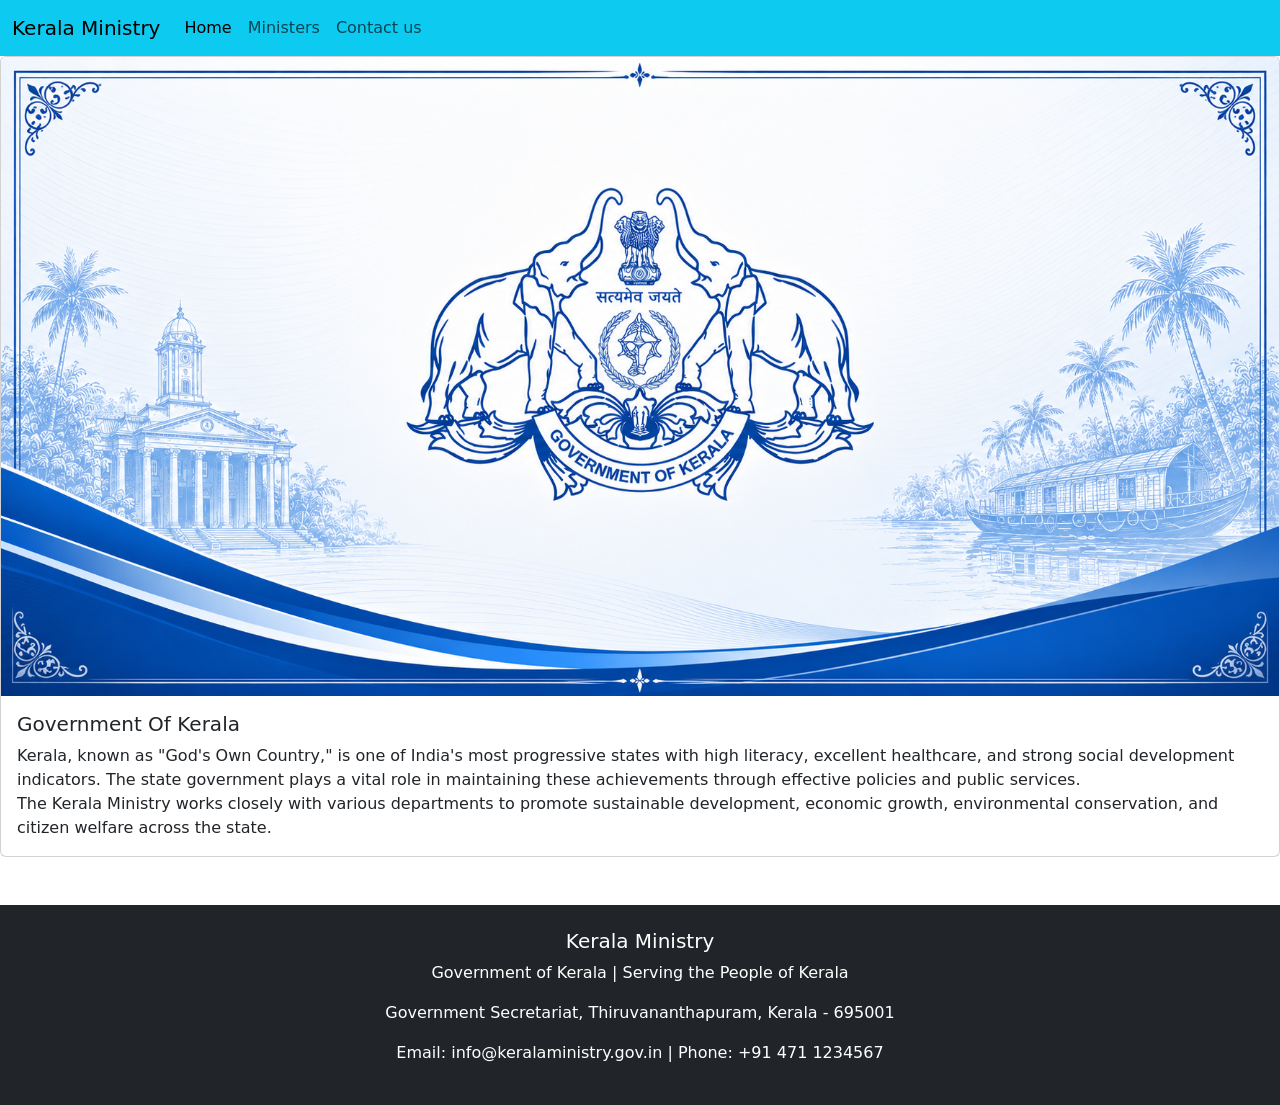
<file: index.html>
<!DOCTYPE html>
<html lang="en">
<head>
    <meta charset="UTF-8">
    <meta name="viewport" content="width=device-width, initial-scale=1.0">
    <title>Kerala Ministry</title>
    <link href="https://cdn.jsdelivr.net/npm/bootstrap@5.3.8/dist/css/bootstrap.min.css" rel="stylesheet" integrity="sha384-sRIl4kxILFvY47J16cr9ZwB07vP4J8+LH7qKQnuqkuIAvNWLzeN8tE5YBujZqJLB" crossorigin="anonymous">



</head>
<body>

    <nav class="navbar navbar-expand-lg bg-info">
  <div class="container-fluid">
    <a class="navbar-brand" href="#">Kerala Ministry</a>
    <button class="navbar-toggler" type="button" data-bs-toggle="collapse" data-bs-target="#navbarNavAltMarkup" aria-controls="navbarNavAltMarkup" aria-expanded="false" aria-label="Toggle navigation">
      <span class="navbar-toggler-icon"></span>
    </button>
    <div class="collapse navbar-collapse" id="navbarNavAltMarkup">
      <div class="navbar-nav">
        <a class="nav-link active" active="page" href="index.html">Home</a>
        <a class="nav-link" href="minister.html">Ministers</a>
        <a class="nav-link" href="contact.html">Contact us</a>
        
      </div>
    </div>
  </div>
</nav>

<div class="card mb-3">
  <img src="img.png" class="card-img-top" alt="...">
  <div class="card-body">
    <h5 class="card-title">Government Of Kerala</h5>
    <p class="card-text">Kerala, known as "God's Own Country," is one of India's most progressive states with high literacy,
excellent healthcare, and strong social development indicators. The state government plays a vital
role in maintaining these achievements through effective policies and public services.</p>
    


The Kerala Ministry works closely with various departments to promote sustainable development,
economic growth, environmental conservation, and citizen welfare across the state.
  </div>
</div>







  

<footer class="bg-dark text-white text-center p-4 mt-5">

    <h5>Kerala Ministry</h5>

    <p>
        Government of Kerala | Serving the People of Kerala
    </p>

    <p>
        Government Secretariat, Thiruvananthapuram, Kerala - 695001
    </p>

    <p>
        Email: info@keralaministry.gov.in |
        Phone: +91 471 1234567
    </p>

</footer>










    


    <script src="https://cdn.jsdelivr.net/npm/bootstrap@5.3.8/dist/js/bootstrap.bundle.min.js" integrity="sha384-FKyoEForCGlyvwx9Hj09JcYn3nv7wiPVlz7YYwJrWVcXK/BmnVDxM+D2scQbITxI" crossorigin="anonymous"></script>
</body>
</html>
</file>
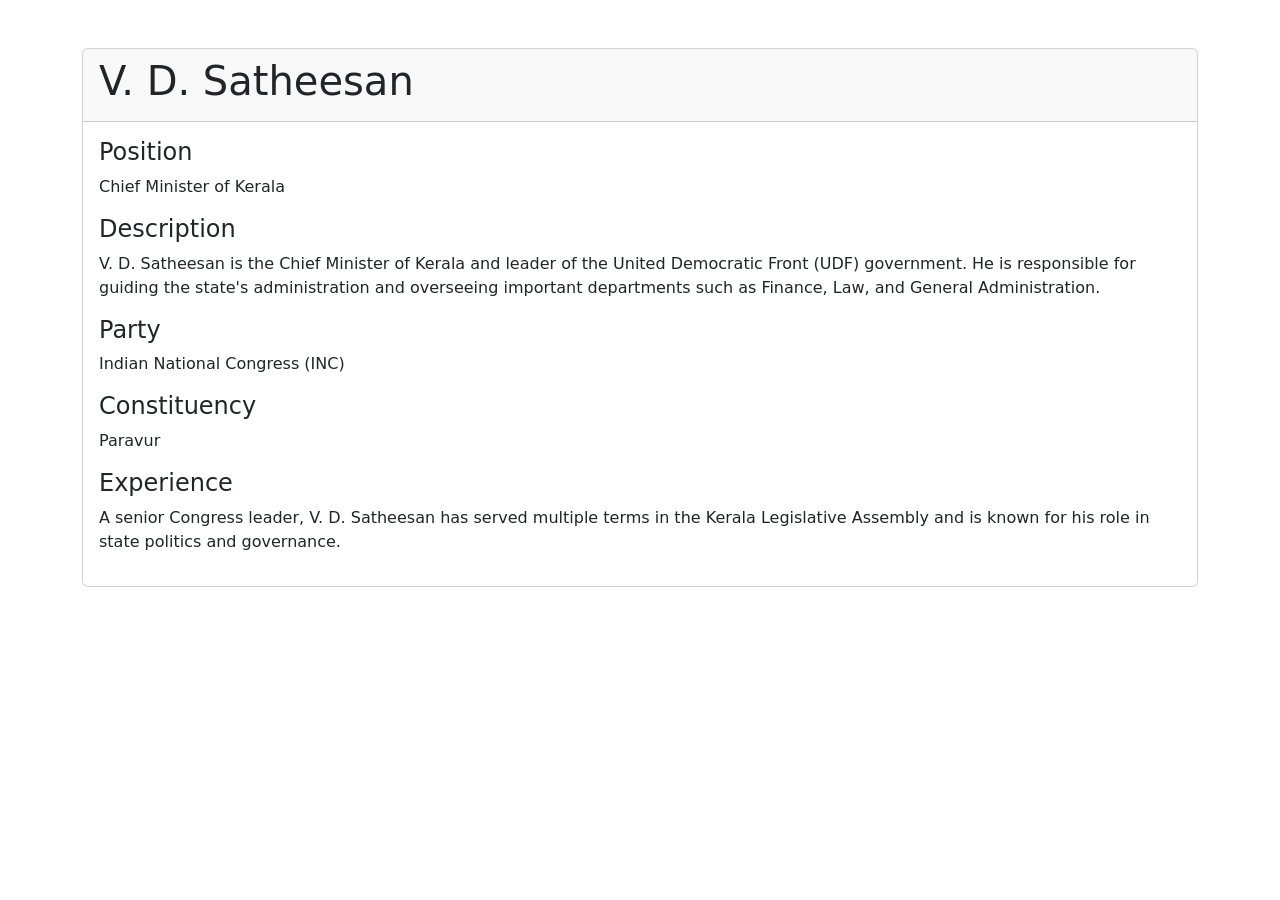
<file: cm.html>
<!DOCTYPE html>
<html lang="en">
<head>
    <meta charset="UTF-8">
    <meta name="viewport" content="width=device-width, initial-scale=1.0">
    <title>V. D. Satheesan</title>

    <link href="https://cdn.jsdelivr.net/npm/bootstrap@5.3.8/dist/css/bootstrap.min.css" rel="stylesheet" integrity="sha384-sRIl4kxILFvY47J16cr9ZwB07vP4J8+LH7qKQnuqkuIAvNWLzeN8tE5YBujZqJLB" crossorigin="anonymous">
</head>
<body>

<div class="container mt-5">

    <div class="card">

        <div class="card-header">
            <h1>V. D. Satheesan</h1>
        </div>

        <div class="card-body">

            <h4>Position</h4>
            <p>Chief Minister of Kerala</p>

            <h4>Description</h4>
            <p>
                V. D. Satheesan is the Chief Minister of Kerala and leader of the United Democratic Front (UDF) government.
                He is responsible for guiding the state's administration and overseeing important departments such as Finance,
                Law, and General Administration.
            </p>

            <h4>Party</h4>
            <p>Indian National Congress (INC)</p>

            <h4>Constituency</h4>
            <p>Paravur</p>

            <h4>Experience</h4>
            <p>
                A senior Congress leader, V. D. Satheesan has served multiple terms in the Kerala Legislative Assembly
                and is known for his role in state politics and governance.
            </p>

        </div>

    </div>

</div>

<script src="https://cdn.jsdelivr.net/npm/bootstrap@5.3.8/dist/js/bootstrap.bundle.min.js" integrity="sha384-FKyoEForCGlyvwx9Hj09JcYn3nv7wiPVlz7YYwJrWVcXK/BmnVDxM+D2scQbITxI" crossorigin="anonymous"></script>

</body>
</html>
</file>
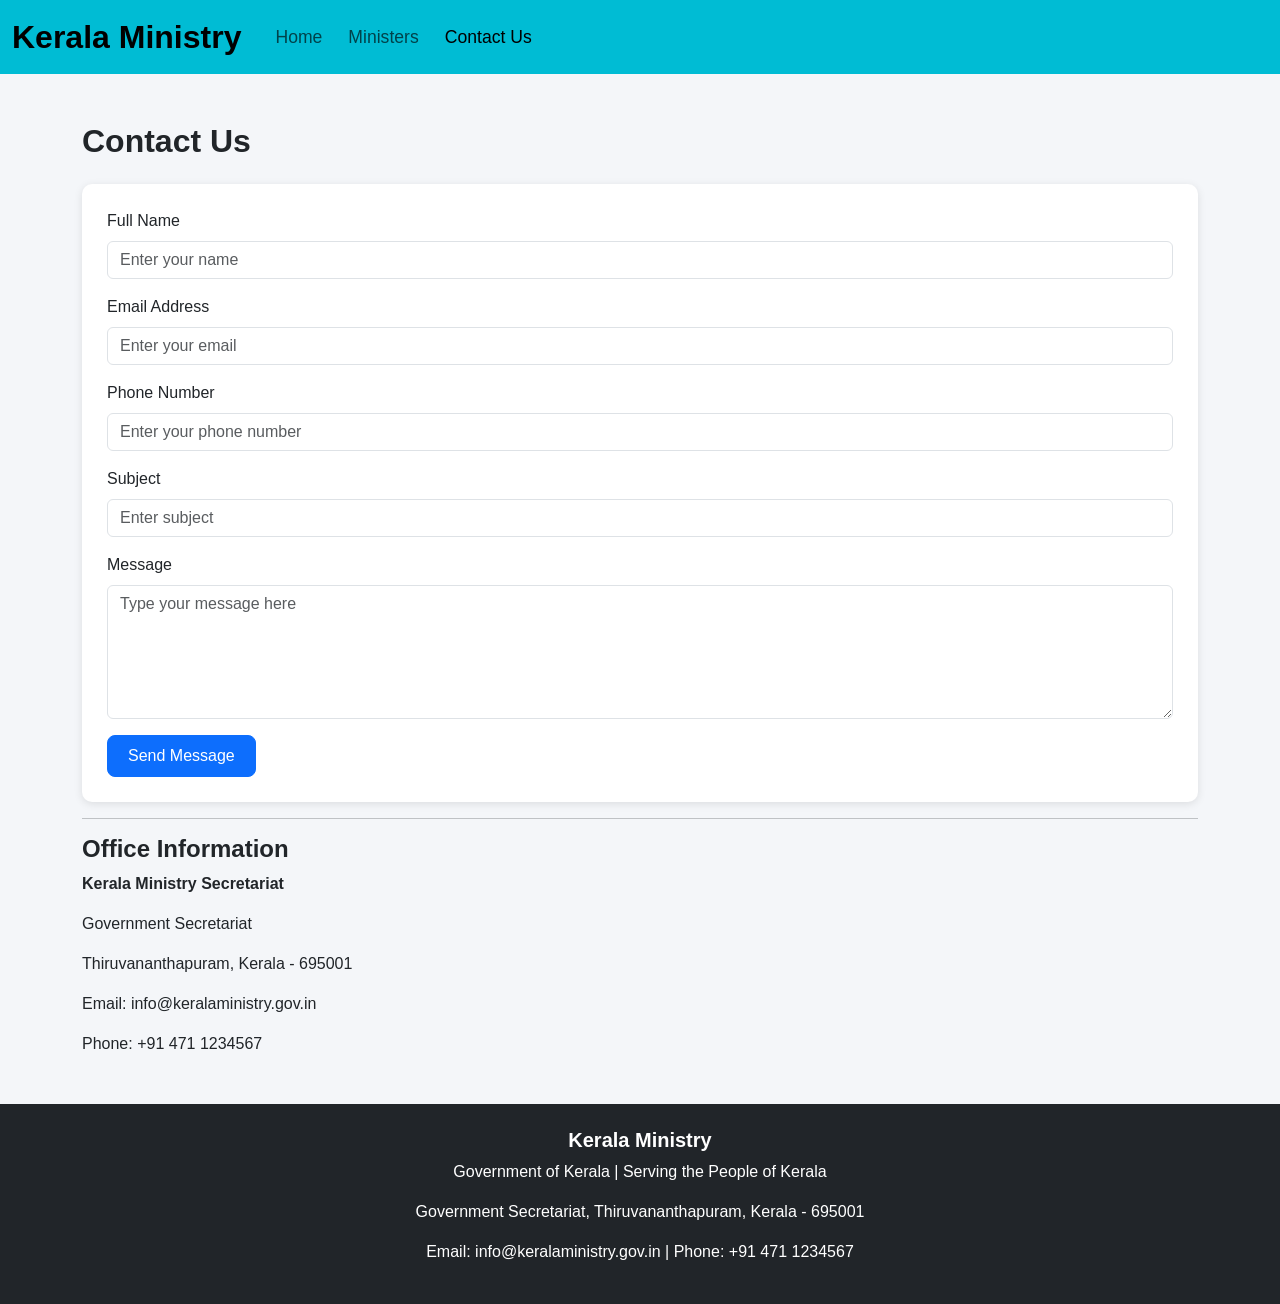
<file: contact.html>
<!DOCTYPE html>
<html lang="en">
<head>
    <meta charset="UTF-8">
    <meta name="viewport" content="width=device-width, initial-scale=1.0">
    <title>Kerala Ministry</title>

    <link href="https://cdn.jsdelivr.net/npm/bootstrap@5.3.8/dist/css/bootstrap.min.css" rel="stylesheet" integrity="sha384-sRIl4kxILFvY47J16cr9ZwB07vP4J8+LH7qKQnuqkuIAvNWLzeN8tE5YBujZqJLB" crossorigin="anonymous">

<link href="https://cdn.jsdelivr.net/npm/bootstrap@5.3.8/dist/css/bootstrap.min.css" rel="stylesheet">
<link rel="stylesheet" href="style.css">

</head>
<body>

    
    <nav class="navbar navbar-expand-lg navbar-light bg-info">
        <div class="container-fluid">
            <a class="navbar-brand" href="#">Kerala Ministry</a>

            <button class="navbar-toggler" type="button" data-bs-toggle="collapse" data-bs-target="#navbarNav">
                <span class="navbar-toggler-icon"></span>
            </button>

            <div class="collapse navbar-collapse" id="navbarNav">
                <ul class="navbar-nav">

                    <li class="nav-item">
                        <a class="nav-link" href="index.html">Home</a>
                    </li>

                    <li class="nav-item">
                        <a class="nav-link" href="minister.html">Ministers</a>
                    </li>

                    <li class="nav-item">
                        <a class="nav-link active" href="contact.html">Contact Us</a>
                    </li>

                </ul>
            </div>
        </div>
    </nav>

    
    <div class="container mt-5">

        <h2 class="mb-4">Contact Us</h2>

        <form>

            <div class="mb-3">
                <label class="form-label">Full Name</label>
                <input type="text" class="form-control" placeholder="Enter your name">
            </div>

            <div class="mb-3">
                <label class="form-label">Email Address</label>
                <input type="email" class="form-control" placeholder="Enter your email">
            </div>

            <div class="mb-3">
                <label class="form-label">Phone Number</label>
                <input type="tel" class="form-control" placeholder="Enter your phone number">
            </div>

            <div class="mb-3">
                <label class="form-label">Subject</label>
                <input type="text" class="form-control" placeholder="Enter subject">
            </div>

            <div class="mb-3">
                <label class="form-label">Message</label>
                <textarea class="form-control" rows="5" placeholder="Type your message here"></textarea>
            </div>

            <button type="submit" class="btn btn-primary">
                Send Message
            </button>

        </form>

        <hr>

        <h4>Office Information</h4>

        <p><strong>Kerala Ministry Secretariat</strong></p>
        <p>Government Secretariat</p>
        <p>Thiruvananthapuram, Kerala - 695001</p>
        <p>Email: info@keralaministry.gov.in</p>
        <p>Phone: +91 471 1234567</p>

    </div>

   








<footer class="bg-dark text-white text-center p-4 mt-5">

    <h5>Kerala Ministry</h5>

    <p>
        Government of Kerala | Serving the People of Kerala
    </p>

    <p>
        Government Secretariat, Thiruvananthapuram, Kerala - 695001
    </p>

    <p>
        Email: info@keralaministry.gov.in |
        Phone: +91 471 1234567
    </p>

</footer>

    <script src="https://cdn.jsdelivr.net/npm/bootstrap@5.3.8/dist/js/bootstrap.bundle.min.js" integrity="sha384-FKyoEForCGlyvwx9Hj09JcYn3nv7wiPVlz7YYwJrWVcXK/BmnVDxM+D2scQbITxI" crossorigin="anonymous"></script>

</body>
</html>
</file>
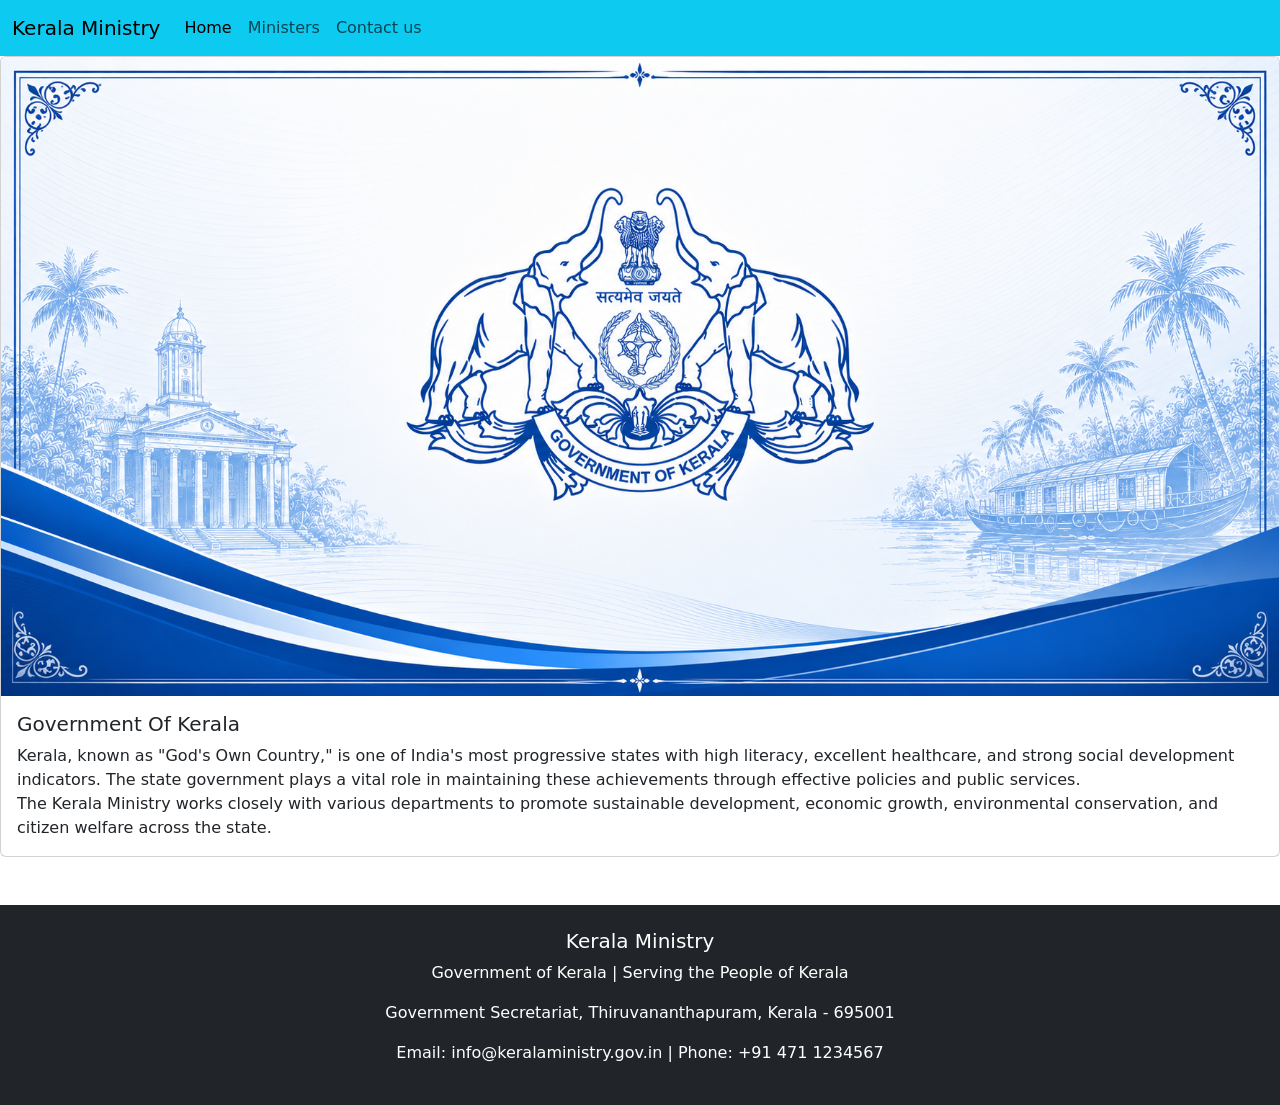
<file: home.html>
<!DOCTYPE html>
<html lang="en">
<head>
    <meta charset="UTF-8">
    <meta name="viewport" content="width=device-width, initial-scale=1.0">
    <title>Kerala Ministry</title>
    <link href="https://cdn.jsdelivr.net/npm/bootstrap@5.3.8/dist/css/bootstrap.min.css" rel="stylesheet" integrity="sha384-sRIl4kxILFvY47J16cr9ZwB07vP4J8+LH7qKQnuqkuIAvNWLzeN8tE5YBujZqJLB" crossorigin="anonymous">



</head>
<body>

    <nav class="navbar navbar-expand-lg bg-info">
  <div class="container-fluid">
    <a class="navbar-brand" href="#">Kerala Ministry</a>
    <button class="navbar-toggler" type="button" data-bs-toggle="collapse" data-bs-target="#navbarNavAltMarkup" aria-controls="navbarNavAltMarkup" aria-expanded="false" aria-label="Toggle navigation">
      <span class="navbar-toggler-icon"></span>
    </button>
    <div class="collapse navbar-collapse" id="navbarNavAltMarkup">
      <div class="navbar-nav">
        <a class="nav-link active" active="page" href="home.html">Home</a>
        <a class="nav-link" href="minister.html">Ministers</a>
        <a class="nav-link" href="contact.html">Contact us</a>
        
      </div>
    </div>
  </div>
</nav>

<div class="card mb-3">
  <img src="img.png" class="card-img-top" alt="...">
  <div class="card-body">
    <h5 class="card-title">Government Of Kerala</h5>
    <p class="card-text">Kerala, known as "God's Own Country," is one of India's most progressive states with high literacy,
excellent healthcare, and strong social development indicators. The state government plays a vital
role in maintaining these achievements through effective policies and public services.</p>
    


The Kerala Ministry works closely with various departments to promote sustainable development,
economic growth, environmental conservation, and citizen welfare across the state.
  </div>
</div>







  

<footer class="bg-dark text-white text-center p-4 mt-5">

    <h5>Kerala Ministry</h5>

    <p>
        Government of Kerala | Serving the People of Kerala
    </p>

    <p>
        Government Secretariat, Thiruvananthapuram, Kerala - 695001
    </p>

    <p>
        Email: info@keralaministry.gov.in |
        Phone: +91 471 1234567
    </p>

</footer>










    


    <script src="https://cdn.jsdelivr.net/npm/bootstrap@5.3.8/dist/js/bootstrap.bundle.min.js" integrity="sha384-FKyoEForCGlyvwx9Hj09JcYn3nv7wiPVlz7YYwJrWVcXK/BmnVDxM+D2scQbITxI" crossorigin="anonymous"></script>
</body>
</html>
</file>
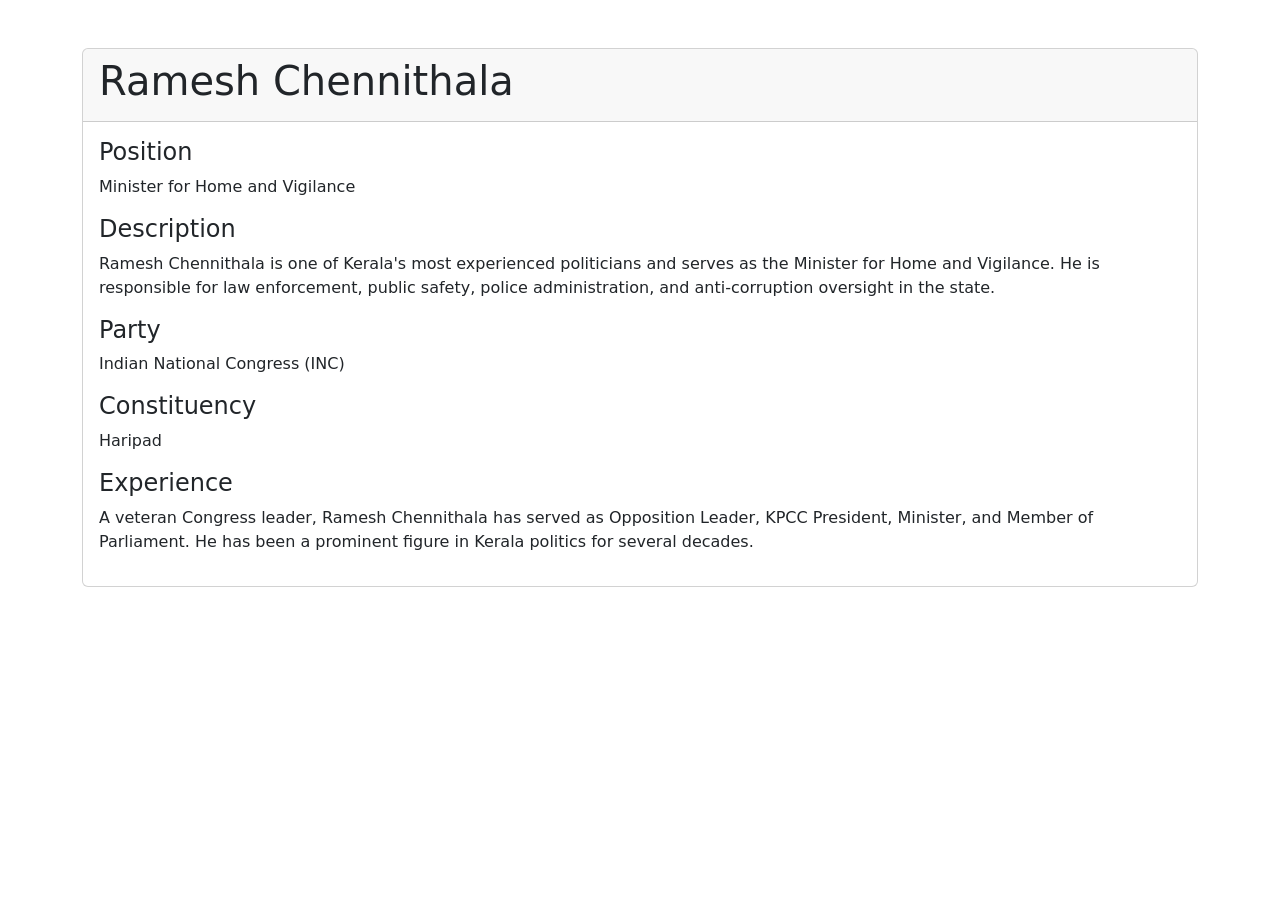
<file: m2.html>
<!DOCTYPE html>
<html lang="en">
<head>
    <meta charset="UTF-8">
    <meta name="viewport" content="width=device-width, initial-scale=1.0">
    <title>Ramesh Chennithala</title>

    <link href="https://cdn.jsdelivr.net/npm/bootstrap@5.3.8/dist/css/bootstrap.min.css" rel="stylesheet" integrity="sha384-sRIl4kxILFvY47J16cr9ZwB07vP4J8+LH7qKQnuqkuIAvNWLzeN8tE5YBujZqJLB" crossorigin="anonymous">
</head>
<body>

<div class="container mt-5">

    <div class="card">

        <div class="card-header">
            <h1>Ramesh Chennithala</h1>
        </div>

        <div class="card-body">

            <h4>Position</h4>
            <p>Minister for Home and Vigilance</p>

            <h4>Description</h4>
            <p>
                Ramesh Chennithala is one of Kerala's most experienced politicians and serves as the
                Minister for Home and Vigilance. He is responsible for law enforcement, public safety,
                police administration, and anti-corruption oversight in the state.
            </p>

            <h4>Party</h4>
            <p>Indian National Congress (INC)</p>

            <h4>Constituency</h4>
            <p>Haripad</p>

            <h4>Experience</h4>
            <p>
                A veteran Congress leader, Ramesh Chennithala has served as Opposition Leader,
                KPCC President, Minister, and Member of Parliament. He has been a prominent figure
                in Kerala politics for several decades.
            </p>

        </div>

    </div>

</div>

<script src="https://cdn.jsdelivr.net/npm/bootstrap@5.3.8/dist/js/bootstrap.bundle.min.js" integrity="sha384-FKyoEForCGlyvwx9Hj09JcYn3nv7wiPVlz7YYwJrWVcXK/BmnVDxM+D2scQbITxI" crossorigin="anonymous"></script>

</body>
</html>
</file>
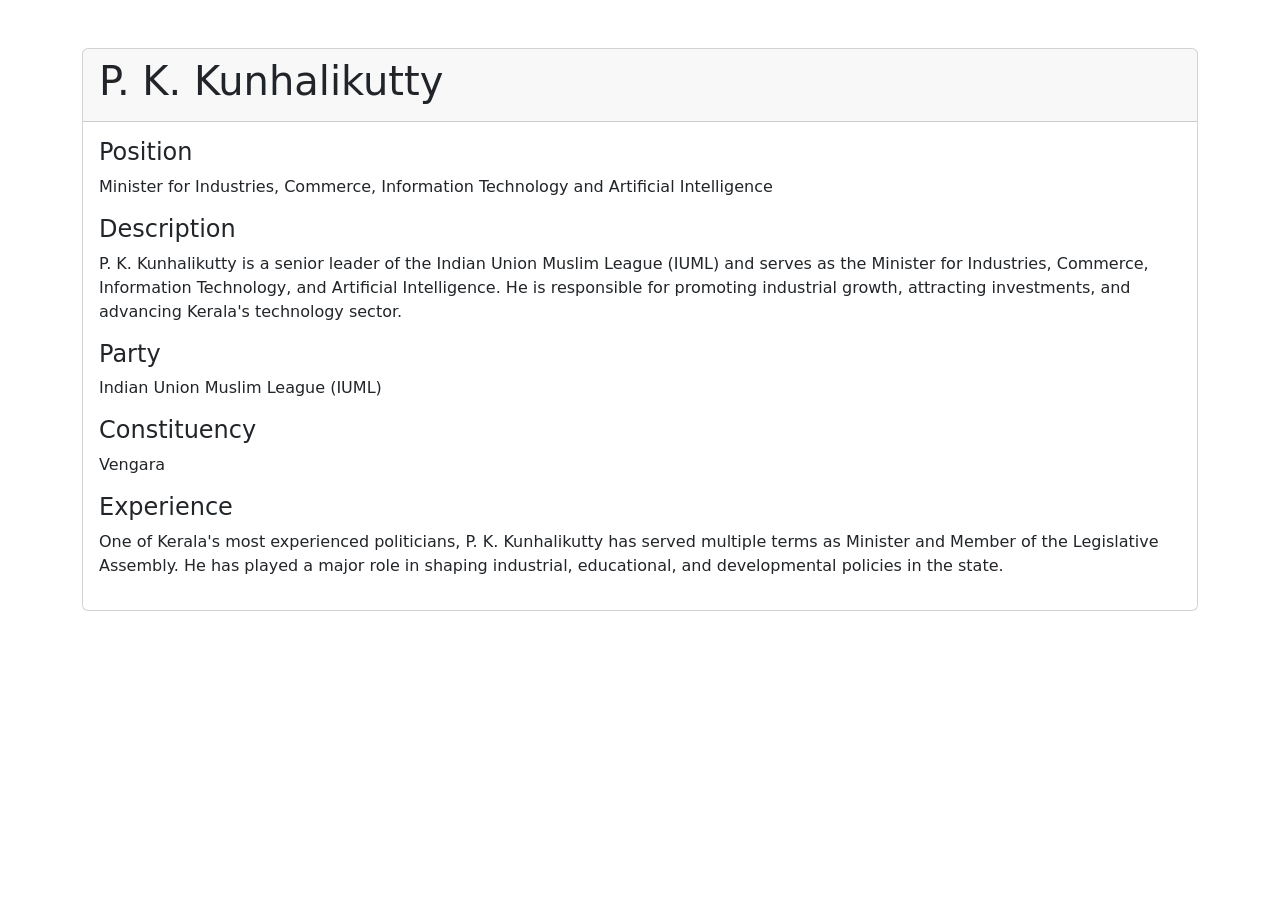
<file: m3.html>
<!DOCTYPE html>
<html lang="en">
<head>
    <meta charset="UTF-8">
    <meta name="viewport" content="width=device-width, initial-scale=1.0">
    <title>P. K. Kunhalikutty</title>

    <link href="https://cdn.jsdelivr.net/npm/bootstrap@5.3.8/dist/css/bootstrap.min.css" rel="stylesheet" integrity="sha384-sRIl4kxILFvY47J16cr9ZwB07vP4J8+LH7qKQnuqkuIAvNWLzeN8tE5YBujZqJLB" crossorigin="anonymous">
</head>
<body>

<div class="container mt-5">

    <div class="card">

        <div class="card-header">
            <h1>P. K. Kunhalikutty</h1>
        </div>

        <div class="card-body">

            <h4>Position</h4>
            <p>Minister for Industries, Commerce, Information Technology and Artificial Intelligence</p>

            <h4>Description</h4>
            <p>
                P. K. Kunhalikutty is a senior leader of the Indian Union Muslim League (IUML)
                and serves as the Minister for Industries, Commerce, Information Technology,
                and Artificial Intelligence. He is responsible for promoting industrial growth,
                attracting investments, and advancing Kerala's technology sector.
            </p>

            <h4>Party</h4>
            <p>Indian Union Muslim League (IUML)</p>

            <h4>Constituency</h4>
            <p>Vengara</p>

            <h4>Experience</h4>
            <p>
                One of Kerala's most experienced politicians, P. K. Kunhalikutty has served
                multiple terms as Minister and Member of the Legislative Assembly. He has played
                a major role in shaping industrial, educational, and developmental policies in the state.
            </p>

        </div>

    </div>

</div>

<script src="https://cdn.jsdelivr.net/npm/bootstrap@5.3.8/dist/js/bootstrap.bundle.min.js" integrity="sha384-FKyoEForCGlyvwx9Hj09JcYn3nv7wiPVlz7YYwJrWVcXK/BmnVDxM+D2scQbITxI" crossorigin="anonymous"></script>

</body>
</html>
</file>
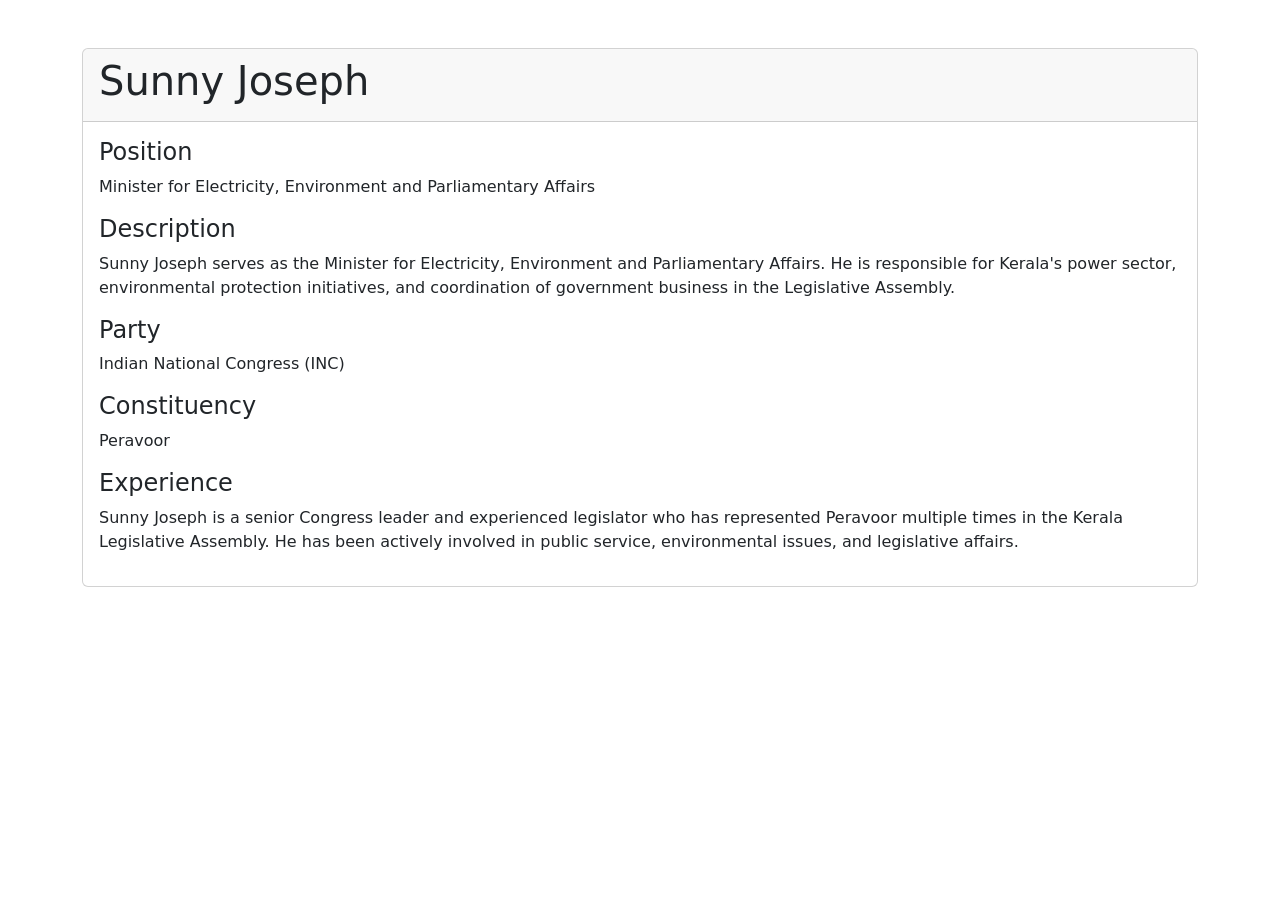
<file: m4.html>
<!DOCTYPE html>
<html lang="en">
<head>
    <meta charset="UTF-8">
    <meta name="viewport" content="width=device-width, initial-scale=1.0">
    <title>Sunny Joseph</title>

    <link href="https://cdn.jsdelivr.net/npm/bootstrap@5.3.8/dist/css/bootstrap.min.css" rel="stylesheet" integrity="sha384-sRIl4kxILFvY47J16cr9ZwB07vP4J8+LH7qKQnuqkuIAvNWLzeN8tE5YBujZqJLB" crossorigin="anonymous">
</head>
<body>

<div class="container mt-5">

    <div class="card">

        <div class="card-header">
            <h1>Sunny Joseph</h1>
        </div>

        <div class="card-body">

            <h4>Position</h4>
            <p>Minister for Electricity, Environment and Parliamentary Affairs</p>

            <h4>Description</h4>
            <p>
                Sunny Joseph serves as the Minister for Electricity, Environment and Parliamentary Affairs.
                He is responsible for Kerala's power sector, environmental protection initiatives,
                and coordination of government business in the Legislative Assembly.
            </p>

            <h4>Party</h4>
            <p>Indian National Congress (INC)</p>

            <h4>Constituency</h4>
            <p>Peravoor</p>

            <h4>Experience</h4>
            <p>
                Sunny Joseph is a senior Congress leader and experienced legislator who has represented
                Peravoor multiple times in the Kerala Legislative Assembly. He has been actively involved
                in public service, environmental issues, and legislative affairs.
            </p>

        </div>

    </div>

</div>

<script src="https://cdn.jsdelivr.net/npm/bootstrap@5.3.8/dist/js/bootstrap.bundle.min.js" integrity="sha384-FKyoEForCGlyvwx9Hj09JcYn3nv7wiPVlz7YYwJrWVcXK/BmnVDxM+D2scQbITxI" crossorigin="anonymous"></script>

</body>
</html>
</file>
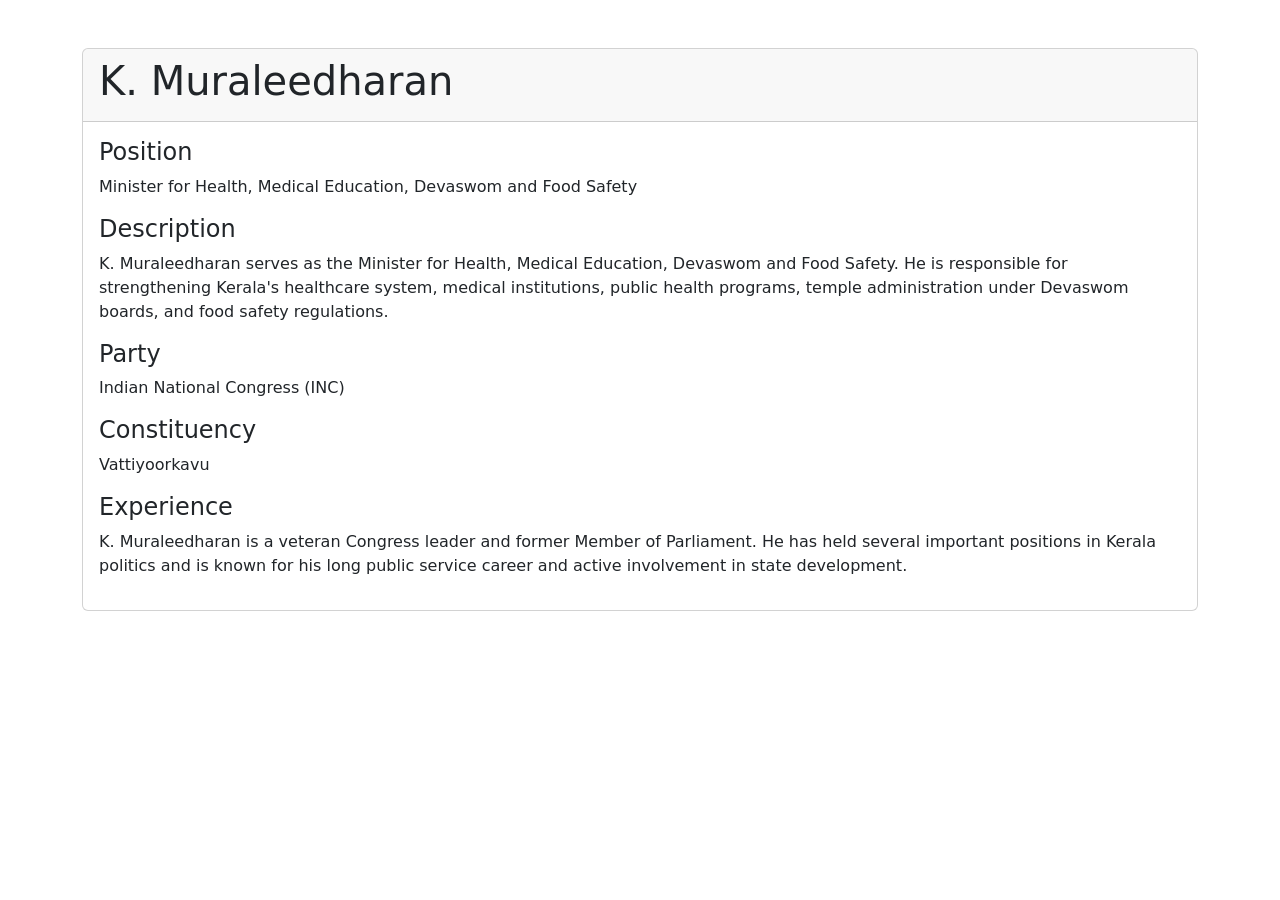
<file: m5.html>
<!DOCTYPE html>
<html lang="en">
<head>
    <meta charset="UTF-8">
    <meta name="viewport" content="width=device-width, initial-scale=1.0">
    <title>K. Muraleedharan</title>

    <link href="https://cdn.jsdelivr.net/npm/bootstrap@5.3.8/dist/css/bootstrap.min.css" rel="stylesheet" integrity="sha384-sRIl4kxILFvY47J16cr9ZwB07vP4J8+LH7qKQnuqkuIAvNWLzeN8tE5YBujZqJLB" crossorigin="anonymous">
</head>
<body>

<div class="container mt-5">

    <div class="card">

        <div class="card-header">
            <h1>K. Muraleedharan</h1>
        </div>

        <div class="card-body">

            <h4>Position</h4>
            <p>Minister for Health, Medical Education, Devaswom and Food Safety</p>

            <h4>Description</h4>
            <p>
                K. Muraleedharan serves as the Minister for Health, Medical Education,
                Devaswom and Food Safety. He is responsible for strengthening Kerala's
                healthcare system, medical institutions, public health programs,
                temple administration under Devaswom boards, and food safety regulations.
            </p>

            <h4>Party</h4>
            <p>Indian National Congress (INC)</p>

            <h4>Constituency</h4>
            <p>Vattiyoorkavu</p>

            <h4>Experience</h4>
            <p>
                K. Muraleedharan is a veteran Congress leader and former Member of Parliament.
                He has held several important positions in Kerala politics and is known for
                his long public service career and active involvement in state development.
            </p>

        </div>

    </div>

</div>

<script src="https://cdn.jsdelivr.net/npm/bootstrap@5.3.8/dist/js/bootstrap.bundle.min.js" integrity="sha384-FKyoEForCGlyvwx9Hj09JcYn3nv7wiPVlz7YYwJrWVcXK/BmnVDxM+D2scQbITxI" crossorigin="anonymous"></script>

</body>
</html>
</file>
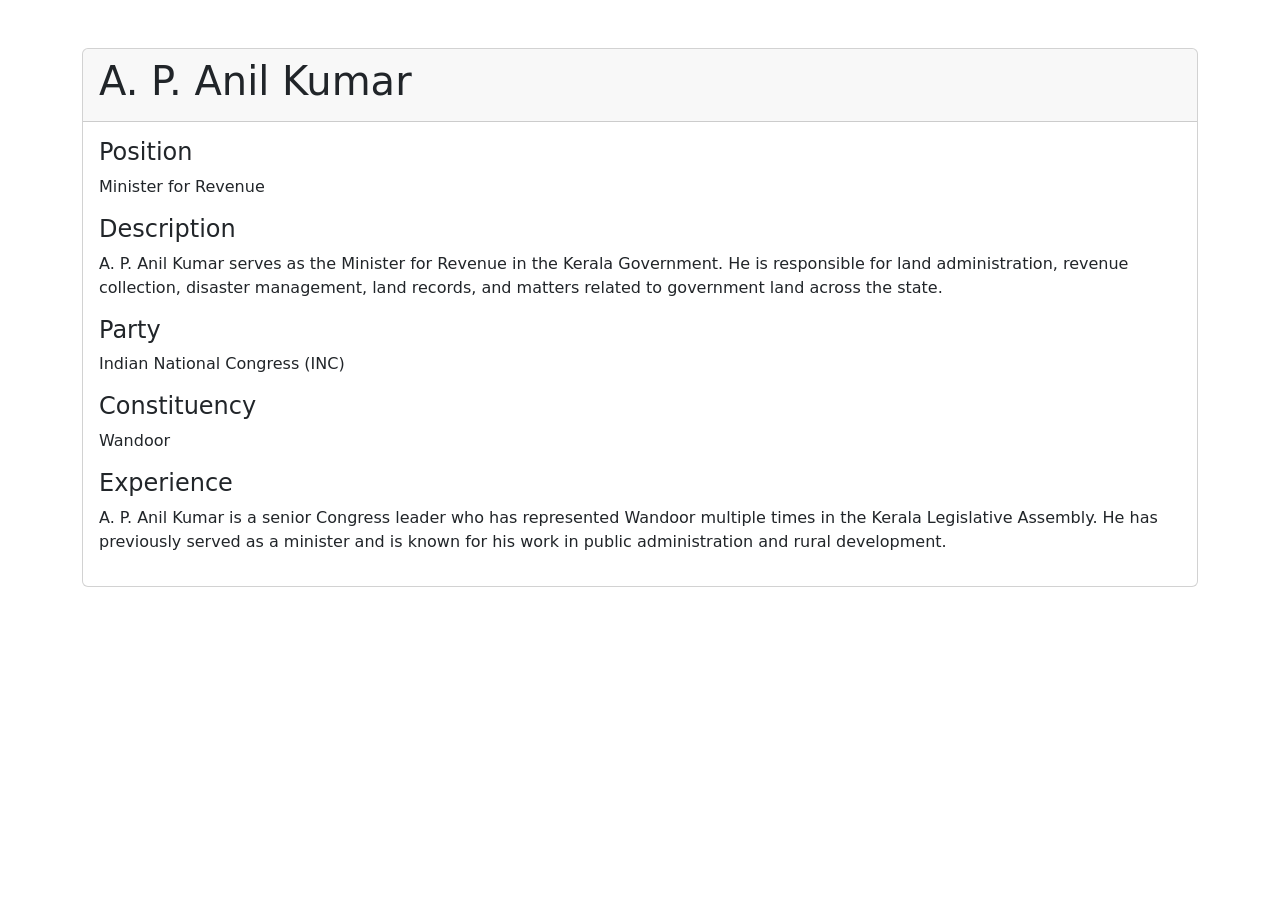
<file: m6.html>
<!DOCTYPE html>
<html lang="en">
<head>
    <meta charset="UTF-8">
    <meta name="viewport" content="width=device-width, initial-scale=1.0">
    <title>A. P. Anil Kumar</title>

    <link href="https://cdn.jsdelivr.net/npm/bootstrap@5.3.8/dist/css/bootstrap.min.css" rel="stylesheet" integrity="sha384-sRIl4kxILFvY47J16cr9ZwB07vP4J8+LH7qKQnuqkuIAvNWLzeN8tE5YBujZqJLB" crossorigin="anonymous">
</head>
<body>

<div class="container mt-5">

    <div class="card">

        <div class="card-header">
            <h1>A. P. Anil Kumar</h1>
        </div>

        <div class="card-body">

            <h4>Position</h4>
            <p>Minister for Revenue</p>

            <h4>Description</h4>
            <p>
                A. P. Anil Kumar serves as the Minister for Revenue in the Kerala Government.
                He is responsible for land administration, revenue collection, disaster management,
                land records, and matters related to government land across the state.
            </p>

            <h4>Party</h4>
            <p>Indian National Congress (INC)</p>

            <h4>Constituency</h4>
            <p>Wandoor</p>

            <h4>Experience</h4>
            <p>
                A. P. Anil Kumar is a senior Congress leader who has represented Wandoor
                multiple times in the Kerala Legislative Assembly. He has previously served
                as a minister and is known for his work in public administration and rural development.
            </p>

        </div>

    </div>

</div>

<script src="https://cdn.jsdelivr.net/npm/bootstrap@5.3.8/dist/js/bootstrap.bundle.min.js" integrity="sha384-FKyoEForCGlyvwx9Hj09JcYn3nv7wiPVlz7YYwJrWVcXK/BmnVDxM+D2scQbITxI" crossorigin="anonymous"></script>

</body>
</html>
</file>
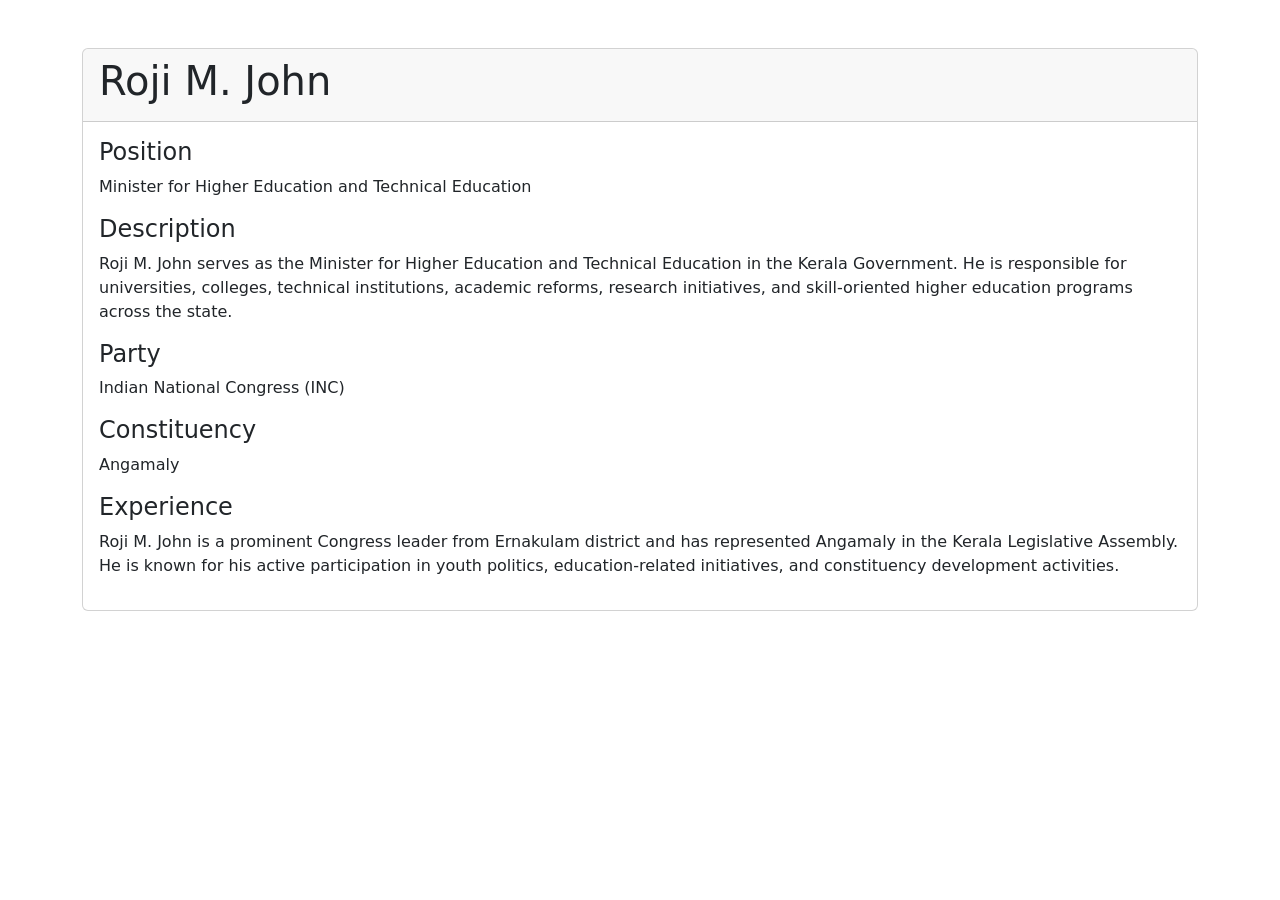
<file: m7.html>
<!DOCTYPE html>
<html lang="en">
<head>
    <meta charset="UTF-8">
    <meta name="viewport" content="width=device-width, initial-scale=1.0">
    <title>Roji M. John</title>

    <link href="https://cdn.jsdelivr.net/npm/bootstrap@5.3.8/dist/css/bootstrap.min.css" rel="stylesheet" integrity="sha384-sRIl4kxILFvY47J16cr9ZwB07vP4J8+LH7qKQnuqkuIAvNWLzeN8tE5YBujZqJLB" crossorigin="anonymous">
</head>
<body>

<div class="container mt-5">

    <div class="card">

        <div class="card-header">
            <h1>Roji M. John</h1>
        </div>

        <div class="card-body">

            <h4>Position</h4>
            <p>Minister for Higher Education and Technical Education</p>

            <h4>Description</h4>
            <p>
                Roji M. John serves as the Minister for Higher Education and Technical Education
                in the Kerala Government. He is responsible for universities, colleges,
                technical institutions, academic reforms, research initiatives,
                and skill-oriented higher education programs across the state.
            </p>

            <h4>Party</h4>
            <p>Indian National Congress (INC)</p>

            <h4>Constituency</h4>
            <p>Angamaly</p>

            <h4>Experience</h4>
            <p>
                Roji M. John is a prominent Congress leader from Ernakulam district and has
                represented Angamaly in the Kerala Legislative Assembly. He is known for his
                active participation in youth politics, education-related initiatives,
                and constituency development activities.
            </p>

        </div>

    </div>

</div>

<script src="https://cdn.jsdelivr.net/npm/bootstrap@5.3.8/dist/js/bootstrap.bundle.min.js" integrity="sha384-FKyoEForCGlyvwx9Hj09JcYn3nv7wiPVlz7YYwJrWVcXK/BmnVDxM+D2scQbITxI" crossorigin="anonymous"></script>

</body>
</html>
</file>
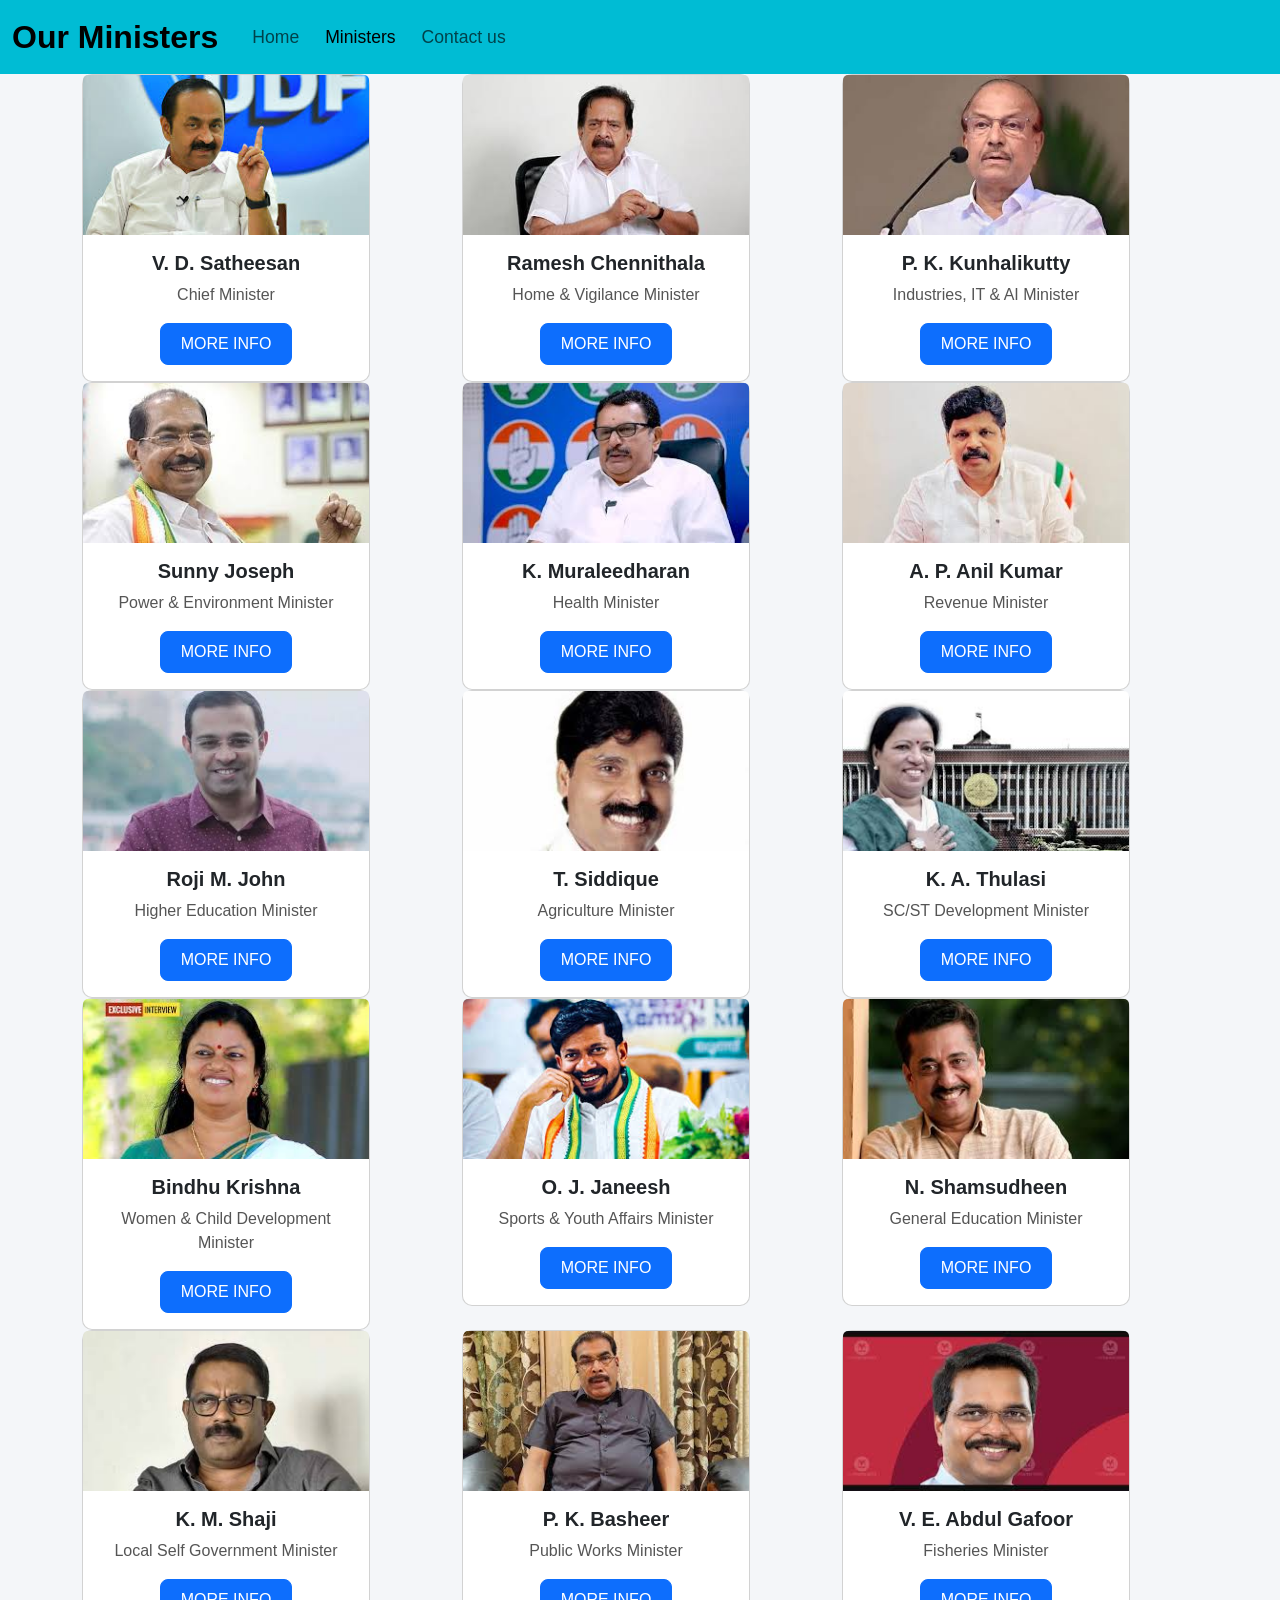
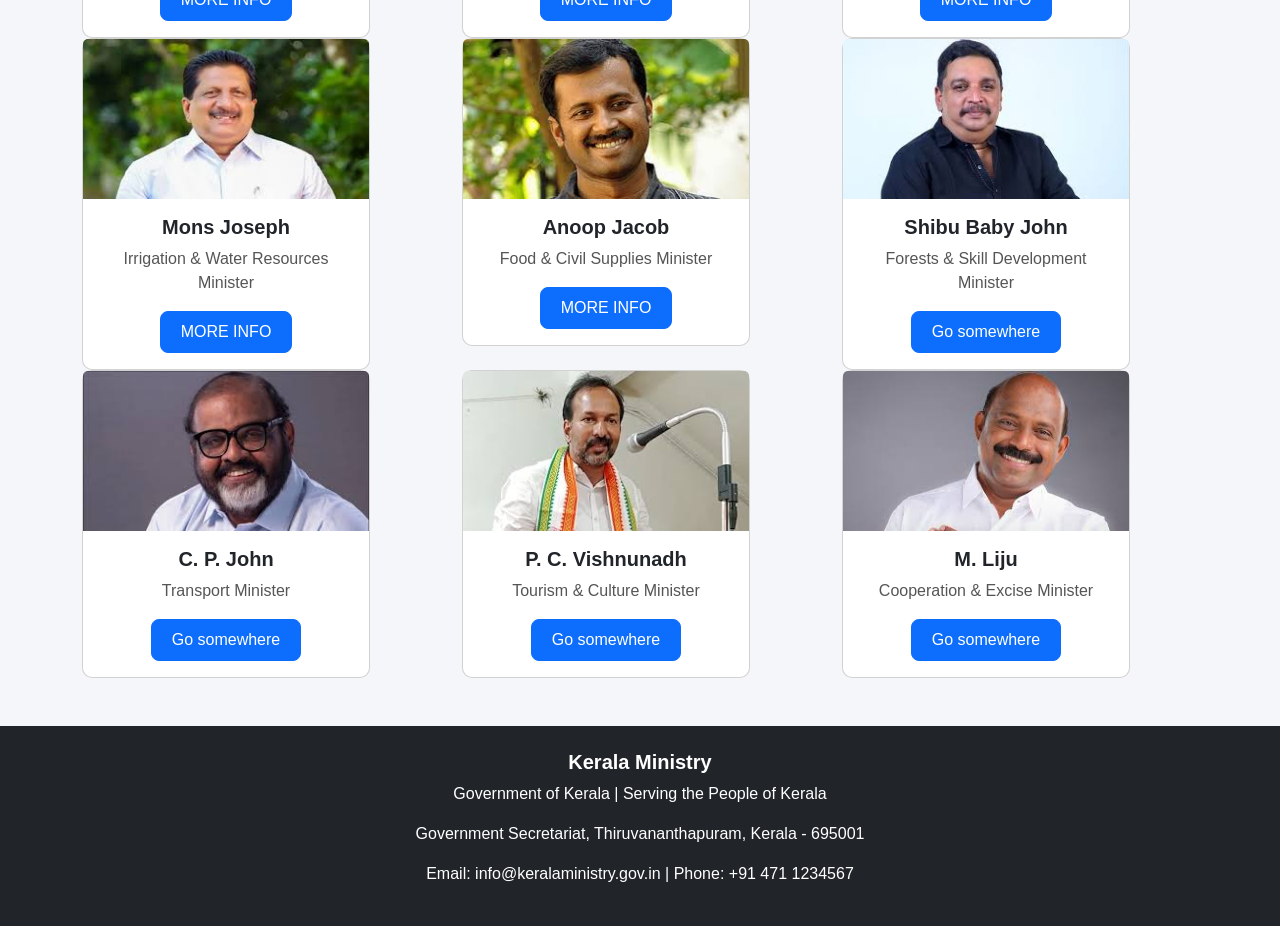
<file: minister.html>
<!DOCTYPE html>
<html lang="en">
<head>
    <meta charset="UTF-8">
    <meta name="viewport" content="width=device-width, initial-scale=1.0">
    <title>Kerala Ministry</title>
    <link href="https://cdn.jsdelivr.net/npm/bootstrap@5.3.8/dist/css/bootstrap.min.css" rel="stylesheet" integrity="sha384-sRIl4kxILFvY47J16cr9ZwB07vP4J8+LH7qKQnuqkuIAvNWLzeN8tE5YBujZqJLB" crossorigin="anonymous">

    <link href="https://cdn.jsdelivr.net/npm/bootstrap@5.3.8/dist/css/bootstrap.min.css" rel="stylesheet">
<link rel="stylesheet" href="style.css">

  </head>
<body>
    
    <nav class="navbar navbar-expand-lg bg-info">
  <div class="container-fluid">
    <a class="navbar-brand" href="#">Our Ministers</a>
    <button class="navbar-toggler" type="button" data-bs-toggle="collapse" data-bs-target="#navbarNavAltMarkup" aria-controls="navbarNavAltMarkup" aria-expanded="false" aria-label="Toggle navigation">
      <span class="navbar-toggler-icon"></span>
    </button>
    <div class="collapse navbar-collapse" id="navbarNavAltMarkup">
      <div class="navbar-nav">
        <a class="nav-link" aria-current="page" href="index.html">Home</a>
        <a class="nav-link active" href="#">Ministers</a>
        <a class="nav-link" href="contact.html">Contact us</a>
        
      </div>
    </div>
  </div>
</nav>








<div class="d-flex flex-wrap gap-3">
    <div class="container text-center">
  <div class="row">
    <div class="col">
      <div class="card" style="width: 18rem;">
  <img src="[data-uri]" class="card-img-top" alt="...">
  <div class="card-body">
    <h5 class="card-title">V. D. Satheesan</h5>
    <p class="card-text">Chief Minister
</p>
    <a href="cm.html" class="btn btn-primary">MORE INFO</a>
  </div>
</div>
    </div>
    <div class="col">
      <div class="card" style="width: 18rem;">
  <img src="[data-uri]" class="card-img-top" alt="...">
  <div class="card-body">
    <h5 class="card-title">Ramesh Chennithala</h5>
    <p class="card-text">Home & Vigilance Minister</p>
    <a href="m2.html" class="btn btn-primary">MORE INFO</a>
  </div>
</div>
    </div>
    <div class="col">
      <div class="card" style="width: 18rem;">
<img src="[data-uri]" class="card-img-top" alt="...">  <div class="card-body">
    <h5 class="card-title">P. K. Kunhalikutty</h5>
    <p class="card-text">Industries, IT & AI Minister</p>
    <a href="m3.html" class="btn btn-primary">MORE INFO</a>
  </div>
</div>
    </div>
    <div class="col">
      <div class="card" style="width: 18rem;">
  <img src="[data-uri]" class="card-img-top" alt="...">
  <div class="card-body">
    <h5 class="card-title">Sunny Joseph</h5>
    <p class="card-text">Power & Environment Minister</p>
    <a href="m4.html" class="btn btn-primary">MORE INFO</a>
  </div>
</div>
    </div>
    <div class="col">
      <div class="card" style="width: 18rem;">
  <img src="[data-uri]" class="card-img-top" alt="...">
  <div class="card-body">
    <h5 class="card-title">K. Muraleedharan</h5>
    <p class="card-text">Health Minister</p>
    <a href="m5.html" class="btn btn-primary">MORE INFO</a>
  </div>
</div>
    </div>
    <div class="col">
      <div class="card" style="width: 18rem;">
  <img src="[data-uri]" class="card-img-top" alt="...">
  <div class="card-body">
    <h5 class="card-title">A. P. Anil Kumar</h5>
    <p class="card-text">Revenue Minister</p>
    <a href="m6.html" class="btn btn-primary">MORE INFO</a>
  </div>
</div>
    </div>
    <div class="col">
      <div class="card" style="width: 18rem;">
<img src="[data-uri]" class="card-img-top" alt="...">
  <div class="card-body">
    <h5 class="card-title">Roji M. John</h5>
    <p class="card-text">Higher Education Minister</p>
    <a href="m7.html" class="btn btn-primary">MORE INFO</a>
  </div>
</div>
    </div>
    <div class="col">
      <div class="card" style="width: 18rem;">
  <img src="[data-uri]" class="card-img-top" alt="...">
  <div class="card-body">
    <h5 class="card-title">T. Siddique</h5>
    <p class="card-text">Agriculture Minister</p>
    <a href="#" class="btn btn-primary">MORE INFO</a>
  </div>
</div>
    </div>
    <div class="col">
      <div class="card" style="width: 18rem;">
  <img src="[data-uri]" class="card-img-top" alt="...">
  <div class="card-body">
    <h5 class="card-title">K. A. Thulasi</h5>
    <p class="card-text">SC/ST Development Minister</p>
    <a href="#" class="btn btn-primary">MORE INFO</a>
  </div>
</div>
    </div>
    <div class="col">
      <div class="card" style="width: 18rem;">
  <img src="[data-uri]" class="card-img-top" alt="...">
  <div class="card-body">
    <h5 class="card-title">Bindhu Krishna</h5>
    <p class="card-text">Women & Child Development Minister</p>
    <a href="#" class="btn btn-primary">MORE INFO</a>
  </div>
</div>
    </div>

    <div class="col">
      <div class="card" style="width: 18rem;">
  <img src="[data-uri]" class="card-img-top" alt="...">
  <div class="card-body">
    <h5 class="card-title">O. J. Janeesh</h5>
    <p class="card-text">Sports & Youth Affairs Minister</p>
    <a href="#" class="btn btn-primary">MORE INFO</a>
  </div>
</div>
    </div>
    <div class="col">
      <div class="card" style="width: 18rem;">
  <img src="[data-uri]" class="card-img-top" alt="...">
  <div class="card-body">
    <h5 class="card-title">N. Shamsudheen</h5>
    <p class="card-text">General Education Minister</p>
    <a href="#" class="btn btn-primary">MORE INFO</a>
  </div>
</div>
    </div>
    <div class="col">
      <div class="card" style="width: 18rem;">
  <img src="[data-uri]" class="card-img-top" alt="...">
  <div class="card-body">
    <h5 class="card-title">K. M. Shaji</h5>
    <p class="card-text">Local Self Government Minister</p>
    <a href="#" class="btn btn-primary">MORE INFO</a>
  </div>
</div>
    </div>
    <div class="col">
      <div class="card" style="width: 18rem;">
  <img src="[data-uri]" class="card-img-top" alt="...">
  <div class="card-body">
    <h5 class="card-title">P. K. Basheer</h5>
    <p class="card-text">Public Works Minister</p>
    <a href="#" class="btn btn-primary">MORE INFO</a>
  </div>
</div>
    </div>
    <div class="col">
      <div class="card" style="width: 18rem;">
  <img src="[data-uri]" class="card-img-top" alt="...">
  <div class="card-body">
    <h5 class="card-title">V. E. Abdul Gafoor</h5>
    <p class="card-text">Fisheries Minister</p>
    <a href="#" class="btn btn-primary">MORE INFO</a>
  </div>
</div>
    </div>
    <div class="col">
      <div class="card" style="width: 18rem;">
  <img src="[data-uri]" class="card-img-top" alt="...">
  <div class="card-body">
    <h5 class="card-title">Mons Joseph</h5>
    <p class="card-text">Irrigation & Water Resources Minister</p>
    <a href="#" class="btn btn-primary">MORE INFO</a>
  </div>
</div>
    </div>
    <div class="col">
      <div class="card" style="width: 18rem;">
  <img src="[data-uri]" class="card-img-top" alt="...">
  <div class="card-body">
    <h5 class="card-title">Anoop Jacob</h5>
    <p class="card-text">Food & Civil Supplies Minister</p>
    <a href="#" class="btn btn-primary">MORE INFO</a>
  </div>
</div>
    </div>
    <div class="col">
      <div class="card" style="width: 18rem;">
  <img src="[data-uri]" class="card-img-top" alt="...">
  <div class="card-body">
    <h5 class="card-title">Shibu Baby John</h5>
    <p class="card-text">Forests & Skill Development Minister</p>
    <a href="#" class="btn btn-primary">Go somewhere</a>
  </div>
</div>
    </div>
    <div class="col">
      <div class="card" style="width: 18rem;">
  <img src="[data-uri]" class="card-img-top" alt="...">
  <div class="card-body">
    <h5 class="card-title">C. P. John</h5>
    <p class="card-text">Transport Minister</p>
    <a href="#" class="btn btn-primary">Go somewhere</a>
  </div>
</div>
    </div>
    <div class="col">
      <div class="card" style="width: 18rem;">
  <img src="[data-uri]" class="card-img-top" alt="...">
  <div class="card-body">
    <h5 class="card-title">P. C. Vishnunadh</h5>
    <p class="card-text">Tourism & Culture Minister</p>
    <a href="#" class="btn btn-primary">Go somewhere</a>
  </div>
</div>
    </div>
    <div class="col">
      <div class="card" style="width: 18rem;">
  <img src="[data-uri]" class="card-img-top" alt="...">
  <div class="card-body">
    <h5 class="card-title">M. Liju</h5>
    <p class="card-text">Cooperation & Excise Minister</p>
    <a href="#" class="btn btn-primary">Go somewhere</a>
  </div>
</div>
    </div>

  </div>
</div>

</div>


   
    






<footer class="bg-dark text-white text-center p-4 mt-5">

    <h5>Kerala Ministry</h5>

    <p>
        Government of Kerala | Serving the People of Kerala
    </p>

    <p>
        Government Secretariat, Thiruvananthapuram, Kerala - 695001
    </p>

    <p>
        Email: info@keralaministry.gov.in |
        Phone: +91 471 1234567
    </p>

</footer>
    
    <script src="https://cdn.jsdelivr.net/npm/bootstrap@5.3.8/dist/js/bootstrap.bundle.min.js" integrity="sha384-FKyoEForCGlyvwx9Hj09JcYn3nv7wiPVlz7YYwJrWVcXK/BmnVDxM+D2scQbITxI" crossorigin="anonymous"></script>
</body>
</html>
</file>
<file: style.css>
/* General */

body{
    background-color:#f4f6f9;
    font-family:Arial, Helvetica, sans-serif;
}

/* Navbar */

.navbar{
    background-color:#00bcd4 !important;
}

.navbar-brand{
    font-size:2rem;
    font-weight:bold;
}

.nav-link{
    font-size:1.1rem;
    margin-left:10px;
}

.nav-link:hover{
    font-weight:bold;
}

/* Minister Cards */

.card{
    transition:0.3s;
    border-radius:10px;
}

.card:hover{
    transform:translateY(-5px);
    box-shadow:0 4px 15px rgba(0,0,0,0.2);
}

.card img{
    height:160px;
    object-fit:cover;
}

.card-title{
    font-weight:bold;
}

.card-text{
    color:#555;
}

/* Buttons */

.btn-primary{
    border-radius:8px;
    padding:8px 20px;
}

/* Banner */

.banner{
    width:100%;
    height:300px;
    object-fit:cover;
}

/* Contact Form */

form{
    background:white;
    padding:25px;
    border-radius:10px;
    box-shadow:0 2px 8px rgba(0,0,0,0.1);
}

/* Footer */

footer{
    background-color:#212529;
    color:white;
    margin-top:50px;
    padding:30px 0;
}

footer a{
    color:white;
    text-decoration:none;
}

footer a:hover{
    color:#00bcd4;
}

/* Headings */

h1,h2,h3,h4,h5{
    font-weight:bold;
}
</file>
